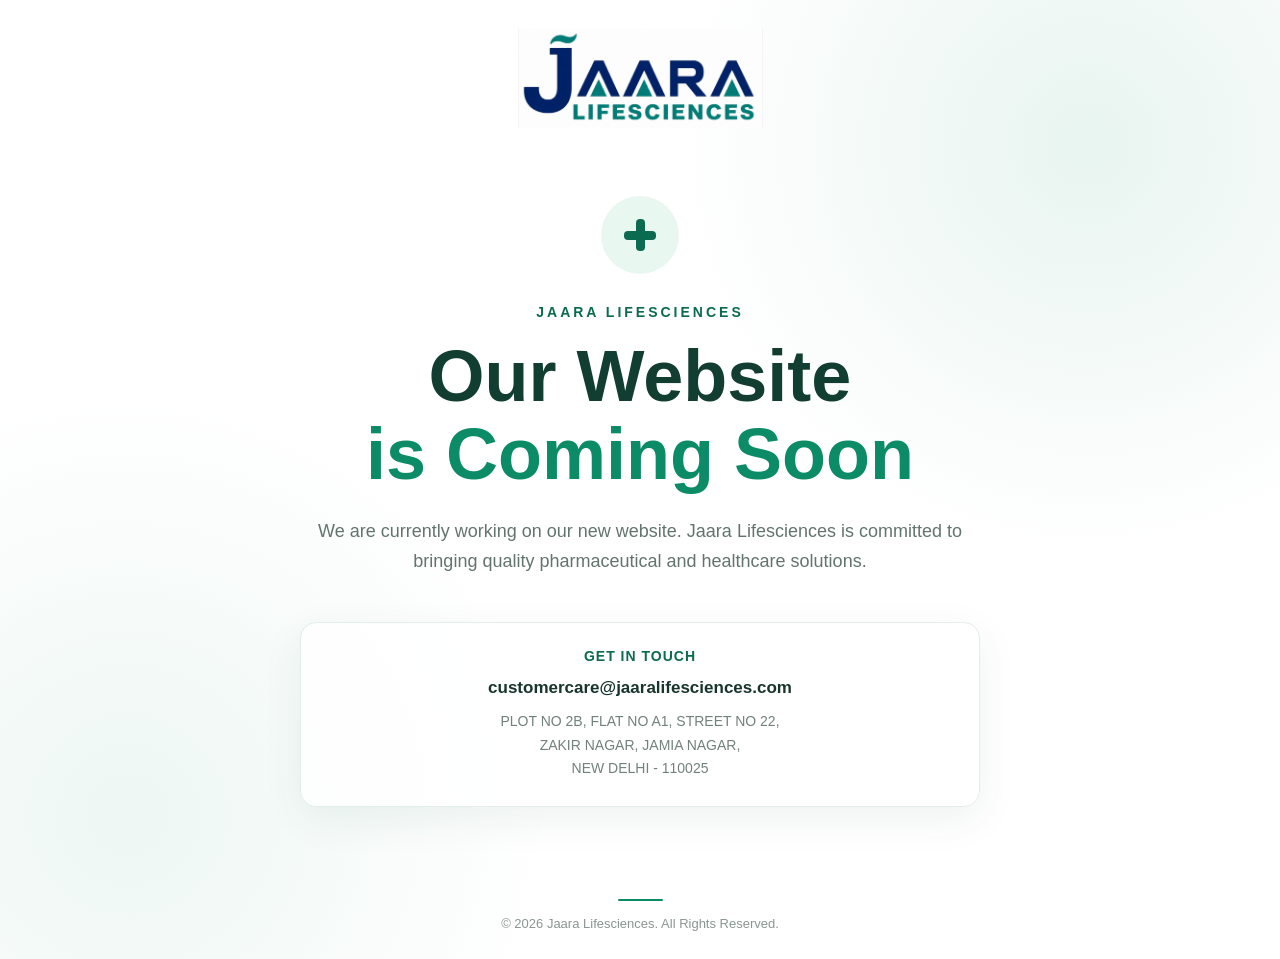
<file: index.html>
<!DOCTYPE html>
<html lang="en">
<head>
    <meta charset="UTF-8">

    <meta name="viewport" content="width=device-width, initial-scale=1.0">

    <title>Jaara Lifesciences | Coming Soon</title>

    <meta name="description"
          content="Jaara Lifesciences - Pharmaceutical and healthcare solutions. Our website is coming soon.">

    <meta name="theme-color" content="#0b6b50">

    <style>
        * {
            margin: 0;
            padding: 0;
            box-sizing: border-box;
        }

        body {
            font-family: Arial, Helvetica, sans-serif;
            min-height: 100vh;
            background:
                radial-gradient(circle at 85% 15%, rgba(28, 150, 112, 0.10), transparent 30%),
                radial-gradient(circle at 10% 85%, rgba(28, 150, 112, 0.08), transparent 30%),
                #ffffff;
            color: #17352d;
            display: flex;
            flex-direction: column;
        }

        /* Header */
        header {
            width: 100%;
            padding: 28px 6%;
            display: flex;
            align-items: center;
            justify-content: center;
        }

        .logo {
            max-width: 245px;
            width: auto;
            height: auto;
            display: block;
        }

        /* Main */
        main {
            flex: 1;
            display: flex;
            align-items: center;
            justify-content: center;
            padding: 40px 20px 70px;
        }

        .container {
            width: 100%;
            max-width: 900px;
            text-align: center;
        }

        /* Decorative icon */
        .medical-icon {
            width: 78px;
            height: 78px;
            margin: 0 auto 30px;
            border-radius: 50%;
            background: #e9f7f1;
            display: flex;
            align-items: center;
            justify-content: center;
            position: relative;
        }

        .medical-icon::before,
        .medical-icon::after {
            content: "";
            position: absolute;
            background: #0b6b50;
            border-radius: 4px;
        }

        .medical-icon::before {
            width: 32px;
            height: 9px;
        }

        .medical-icon::after {
            width: 9px;
            height: 32px;
        }

        .eyebrow {
            color: #0b6b50;
            font-size: 14px;
            font-weight: 700;
            letter-spacing: 3px;
            text-transform: uppercase;
            margin-bottom: 18px;
        }

        h1 {
            font-size: clamp(42px, 7vw, 72px);
            line-height: 1.08;
            font-weight: 700;
            color: #123d31;
            margin-bottom: 22px;
        }

        h1 span {
            color: #0b8b66;
        }

        .description {
            max-width: 650px;
            margin: 0 auto;
            font-size: 18px;
            line-height: 1.7;
            color: #63746e;
        }

        /* Contact card */
        .contact-card {
            margin: 45px auto 0;
            max-width: 680px;
            padding: 25px 30px;
            background: rgba(255, 255, 255, 0.85);
            border: 1px solid #e1eee9;
            border-radius: 16px;
            box-shadow: 0 12px 40px rgba(21, 70, 57, 0.07);
        }

        .contact-title {
            font-size: 14px;
            font-weight: 700;
            color: #0b6b50;
            letter-spacing: 1px;
            text-transform: uppercase;
            margin-bottom: 14px;
        }

        .email {
            color: #17352d;
            text-decoration: none;
            font-size: 17px;
            font-weight: 600;
        }

        .email:hover {
            color: #0b8b66;
        }

        .address {
            margin-top: 12px;
            color: #71817c;
            font-size: 14px;
            line-height: 1.7;
        }

        /* Footer */
        footer {
            padding: 22px 20px 28px;
            text-align: center;
            color: #899691;
            font-size: 13px;
        }

        .footer-line {
            width: 45px;
            height: 2px;
            background: #0b8b66;
            margin: 0 auto 15px;
            border-radius: 2px;
        }

        /* Subtle animation */
        .container {
            animation: fadeUp 0.8s ease-out;
        }

        @keyframes fadeUp {
            from {
                opacity: 0;
                transform: translateY(18px);
            }

            to {
                opacity: 1;
                transform: translateY(0);
            }
        }

        /* Mobile */
        @media (max-width: 600px) {

            header {
                padding: 24px 20px;
            }

            .logo {
                max-width: 200px;
            }

            main {
                padding: 35px 20px 50px;
            }

            .medical-icon {
                width: 68px;
                height: 68px;
                margin-bottom: 25px;
            }

            .eyebrow {
                font-size: 12px;
                letter-spacing: 2px;
            }

            h1 {
                font-size: 42px;
            }

            .description {
                font-size: 16px;
                line-height: 1.6;
            }

            .contact-card {
                margin-top: 35px;
                padding: 22px 18px;
            }

            .email {
                font-size: 15px;
            }

            .address {
                font-size: 13px;
            }
        }
    </style>
</head>

<body>

    <header>
        <!--
            IMPORTANT:
            Put your Jaara Lifesciences logo in the same folder
            and name it: logo.png

            If your logo has another filename, change logo.png below.
        -->
        <img src="assets/jaara-logo-clean.jpg"
             alt="Jaara Lifesciences"
             class="logo">
    </header>


    <main>

        <div class="container">

            <div class="medical-icon"></div>

            <div class="eyebrow">
                Jaara Lifesciences
            </div>

            <h1>
                Our Website<br>
                <span>is Coming Soon</span>
            </h1>

            <p class="description">
                We are currently working on our new website.
                Jaara Lifesciences is committed to bringing
                quality pharmaceutical and healthcare solutions.
            </p>


            <div class="contact-card">

                <div class="contact-title">
                    Get in Touch
                </div>

                <a href="mailto:customercare@jaaralifesciences.com"
                   class="email">
                    customercare@jaaralifesciences.com
                </a>

                <div class="address">
                    PLOT NO 2B, FLAT NO A1, STREET NO 22,<br>
                    ZAKIR NAGAR, JAMIA NAGAR,<br>
                    NEW DELHI - 110025
                </div>

            </div>

        </div>

    </main>


    <footer>

        <div class="footer-line"></div>

        © <span id="year"></span> Jaara Lifesciences.
        All Rights Reserved.

    </footer>


    <script>
        document.getElementById("year").textContent =
            new Date().getFullYear();
    </script>

</body>
</html>
</file>
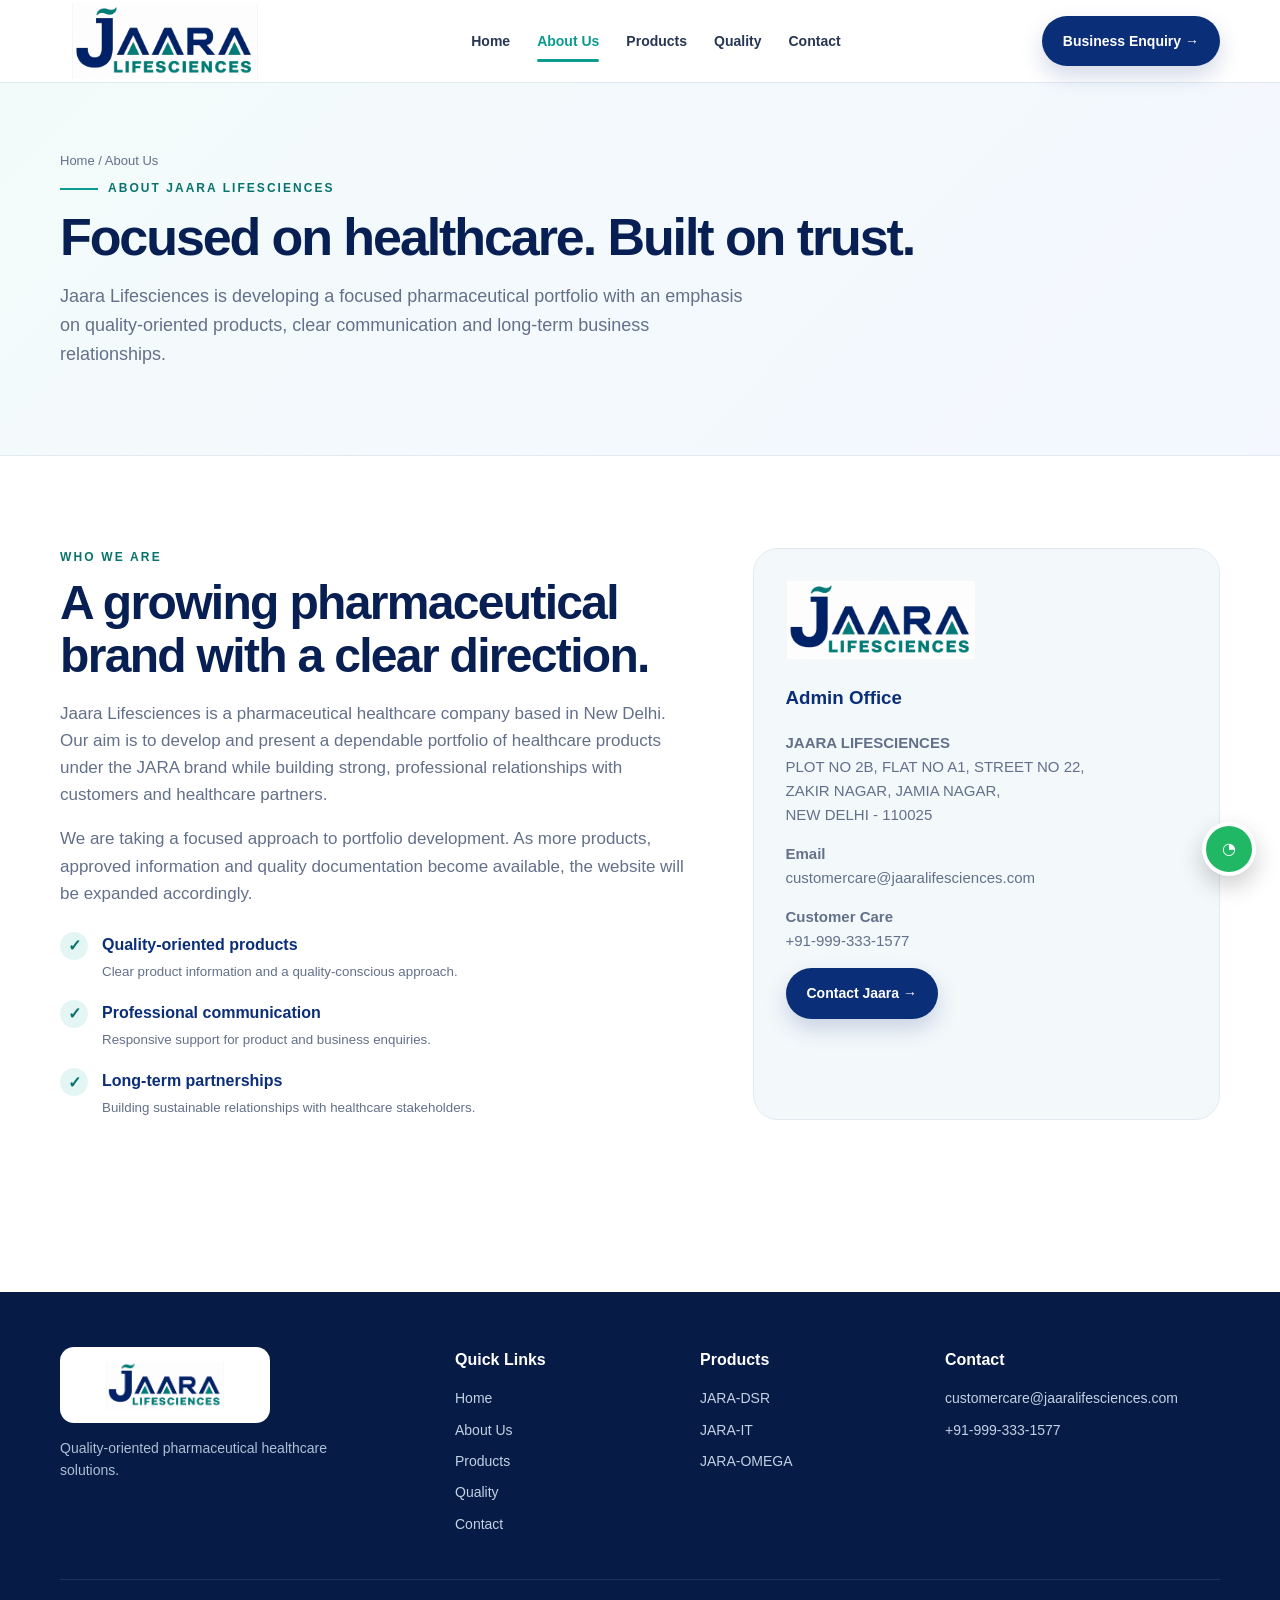
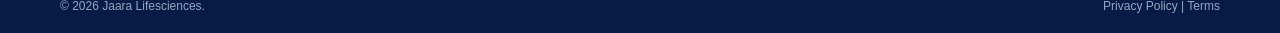
<file: about.html>
<!doctype html><html lang="en"><head><meta charset="utf-8"><meta name="viewport" content="width=device-width,initial-scale=1"><title>About Us | Jaara Lifesciences</title><meta name="description" content="Learn about Jaara Lifesciences and our New Delhi administrative office."><link rel="icon" href="assets/favicon.png"><link rel="stylesheet" href="styles.css"></head><body><header class="header"><div class="container nav"><a class="brand" href="index.html"><img src="assets/jaara-logo-clean.jpg" alt="Jaara Lifesciences"></a><button class="mobile-toggle">☰</button><nav class="navlinks"><a href="index.html">Home</a><a class="active" href="about.html">About Us</a><a href="products.html">Products</a><a href="quality.html">Quality</a><a href="contact.html">Contact</a></nav><a class="btn btn-primary" href="contact.html">Business Enquiry →</a></div></header><main><section class="page-hero"><div class="container"><div class="breadcrumbs">Home / About Us</div><div class="eyebrow">About Jaara Lifesciences</div><h1>Focused on healthcare. Built on trust.</h1><p style="max-width:700px;color:var(--muted);font-size:18px">Jaara Lifesciences is developing a focused pharmaceutical portfolio with an emphasis on quality-oriented products, clear communication and long-term business relationships.</p></div></section><section class="section"><div class="container content-grid"><div><div class="section-kicker">Who We Are</div><h2>A growing pharmaceutical brand with a clear direction.</h2><p style="color:var(--muted);font-size:17px">Jaara Lifesciences is a pharmaceutical healthcare company based in New Delhi. Our aim is to develop and present a dependable portfolio of healthcare products under the JARA brand while building strong, professional relationships with customers and healthcare partners.</p><p style="color:var(--muted);font-size:17px">We are taking a focused approach to portfolio development. As more products, approved information and quality documentation become available, the website will be expanded accordingly.</p><div class="check-list"><div class="check"><span>✓</span><div><b>Quality-oriented products</b><small>Clear product information and a quality-conscious approach.</small></div></div><div class="check"><span>✓</span><div><b>Professional communication</b><small>Responsive support for product and business enquiries.</small></div></div><div class="check"><span>✓</span><div><b>Long-term partnerships</b><small>Building sustainable relationships with healthcare stakeholders.</small></div></div></div></div><aside class="address-card"><img src="assets/jaara-logo-clean.jpg" alt="Jaara Lifesciences" style="width:190px;margin-bottom:24px"><h3>Admin Office</h3><p><strong>JAARA LIFESCIENCES</strong><br>PLOT NO 2B, FLAT NO A1, STREET NO 22,<br>ZAKIR NAGAR, JAMIA NAGAR,<br>NEW DELHI - 110025</p><p><strong>Email</strong><br><a href="mailto:customercare@jaaralifesciences.com">customercare@jaaralifesciences.com</a></p><p><strong>Customer Care</strong><br><a href="tel:+919993331577">+91-999-333-1577</a></p><a class="btn btn-primary" href="contact.html">Contact Jaara →</a></aside></div></section></main><footer><div class="container footer-main"><div><div class="footer-logo"><img src="assets/jaara-logo-clean.jpg" alt="Jaara Lifesciences"></div><p class="footer-text">Quality-oriented pharmaceutical healthcare solutions.</p></div><div><h4>Quick Links</h4><a href="index.html">Home</a><a href="products.html">About Us</a><a href="products.html">Products</a><a href="quality.html">Quality</a><a href="contact.html">Contact</a></div><div><h4>Products</h4><a href="product.html?id=jara-dsr">JARA-DSR</a><a href="product.html?id=jara-it">JARA-IT</a><a href="product.html?id=jara-omega">JARA-OMEGA</a></div><div><h4>Contact</h4><a href="mailto:customercare@jaaralifesciences.com">customercare@jaaralifesciences.com</a><a href="tel:+919993331577">+91-999-333-1577</a></div></div><div class="container footer-bottom"><span>© <span data-year></span> Jaara Lifesciences.</span><span><a href="privacy.html">Privacy Policy</a> | <a href="terms.html">Terms</a></span></div></footer><a class="floating-whatsapp" href="https://wa.me/919993331577" target="_blank" rel="noopener">◔</a><script src="app.js"></script></body></html>
</file>
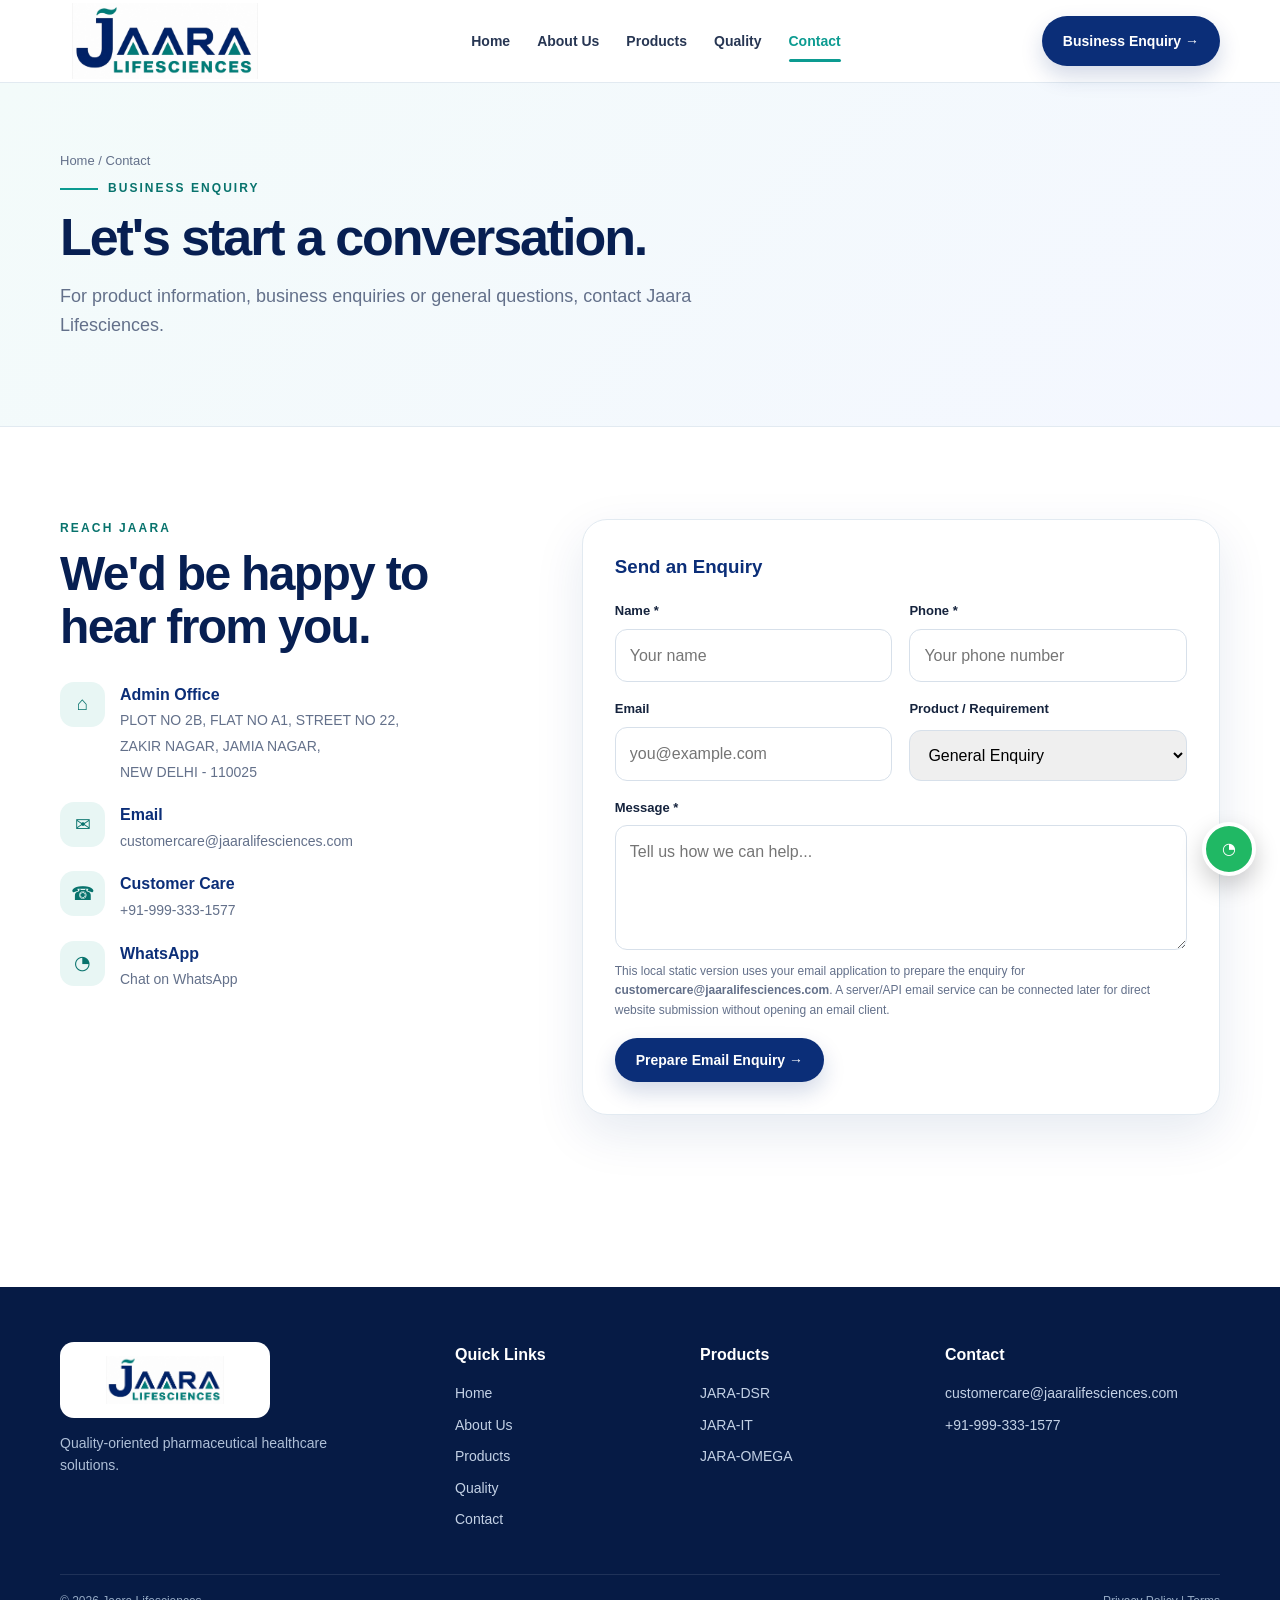
<file: contact.html>
<!doctype html><html lang="en"><head><meta charset="utf-8"><meta name="viewport" content="width=device-width,initial-scale=1"><title>Contact Jaara Lifesciences | Business Enquiry</title><meta name="description" content="Contact Jaara Lifesciences for pharmaceutical product and business enquiries."><link rel="icon" href="assets/favicon.png"><link rel="stylesheet" href="styles.css"></head><body><header class="header"><div class="container nav"><a class="brand" href="index.html"><img src="assets/jaara-logo-clean.jpg" alt="Jaara Lifesciences"></a><button class="mobile-toggle">☰</button><nav class="navlinks"><a href="index.html">Home</a><a href="about.html">About Us</a><a href="products.html">Products</a><a href="quality.html">Quality</a><a class="active" href="contact.html">Contact</a></nav><a class="btn btn-primary" href="contact.html">Business Enquiry →</a></div></header><main><section class="page-hero"><div class="container"><div class="breadcrumbs">Home / Contact</div><div class="eyebrow">Business Enquiry</div><h1>Let's start a conversation.</h1><p style="max-width:720px;color:var(--muted);font-size:18px">For product information, business enquiries or general questions, contact Jaara Lifesciences.</p></div></section><section class="section"><div class="container contact-grid"><div><div class="section-kicker">Reach Jaara</div><h2>We'd be happy to hear from you.</h2><div class="contact-list"><div class="contact-item"><div class="contact-icon">⌂</div><div><b>Admin Office</b><span>PLOT NO 2B, FLAT NO A1, STREET NO 22,<br>ZAKIR NAGAR, JAMIA NAGAR,<br>NEW DELHI - 110025</span></div></div><div class="contact-item"><div class="contact-icon">✉</div><div><b>Email</b><a href="mailto:customercare@jaaralifesciences.com">customercare@jaaralifesciences.com</a></div></div><div class="contact-item"><div class="contact-icon">☎</div><div><b>Customer Care</b><a href="tel:+919993331577">+91-999-333-1577</a></div></div><div class="contact-item"><div class="contact-icon">◔</div><div><b>WhatsApp</b><a href="https://wa.me/919993331577" target="_blank" rel="noopener">Chat on WhatsApp</a></div></div></div></div><div class="form-card"><h3 style="margin-top:0;color:var(--navy)">Send an Enquiry</h3><form id="enquiryForm"><div class="form-grid"><div class="field"><label>Name *</label><input required name="name" placeholder="Your name"></div><div class="field"><label>Phone *</label><input required name="phone" placeholder="Your phone number"></div><div class="field"><label>Email</label><input type="email" name="email" placeholder="you@example.com"></div><div class="field"><label>Product / Requirement</label><select name="product"><option value="General Enquiry">General Enquiry</option><option>JARA-DSR</option><option>JARA-IT</option><option>JARA-OMEGA</option><option>Other Product / Business Requirement</option></select></div><div class="field full"><label>Message *</label><textarea required name="message" placeholder="Tell us how we can help..."></textarea></div></div><p class="form-note">This local static version uses your email application to prepare the enquiry for <strong>customercare@jaaralifesciences.com</strong>. A server/API email service can be connected later for direct website submission without opening an email client.</p><button class="btn btn-primary" type="submit">Prepare Email Enquiry →</button><div class="form-status"></div></form></div></div></section></main><footer><div class="container footer-main"><div><div class="footer-logo"><img src="assets/jaara-logo-clean.jpg" alt="Jaara Lifesciences"></div><p class="footer-text">Quality-oriented pharmaceutical healthcare solutions.</p></div><div><h4>Quick Links</h4><a href="index.html">Home</a><a href="about.html">About Us</a><a href="products.html">Products</a><a href="quality.html">Quality</a><a href="contact.html">Contact</a></div><div><h4>Products</h4><a href="product.html?id=jara-dsr">JARA-DSR</a><a href="product.html?id=jara-it">JARA-IT</a><a href="product.html?id=jara-omega">JARA-OMEGA</a></div><div><h4>Contact</h4><a href="mailto:customercare@jaaralifesciences.com">customercare@jaaralifesciences.com</a><a href="tel:+919993331577">+91-999-333-1577</a></div></div><div class="container footer-bottom"><span>© <span data-year></span> Jaara Lifesciences.</span><span><a href="privacy.html">Privacy Policy</a> | <a href="terms.html">Terms</a></span></div></footer><a class="floating-whatsapp" href="https://wa.me/919993331577" target="_blank" rel="noopener">◔</a><script src="app.js"></script></body></html>
</file>
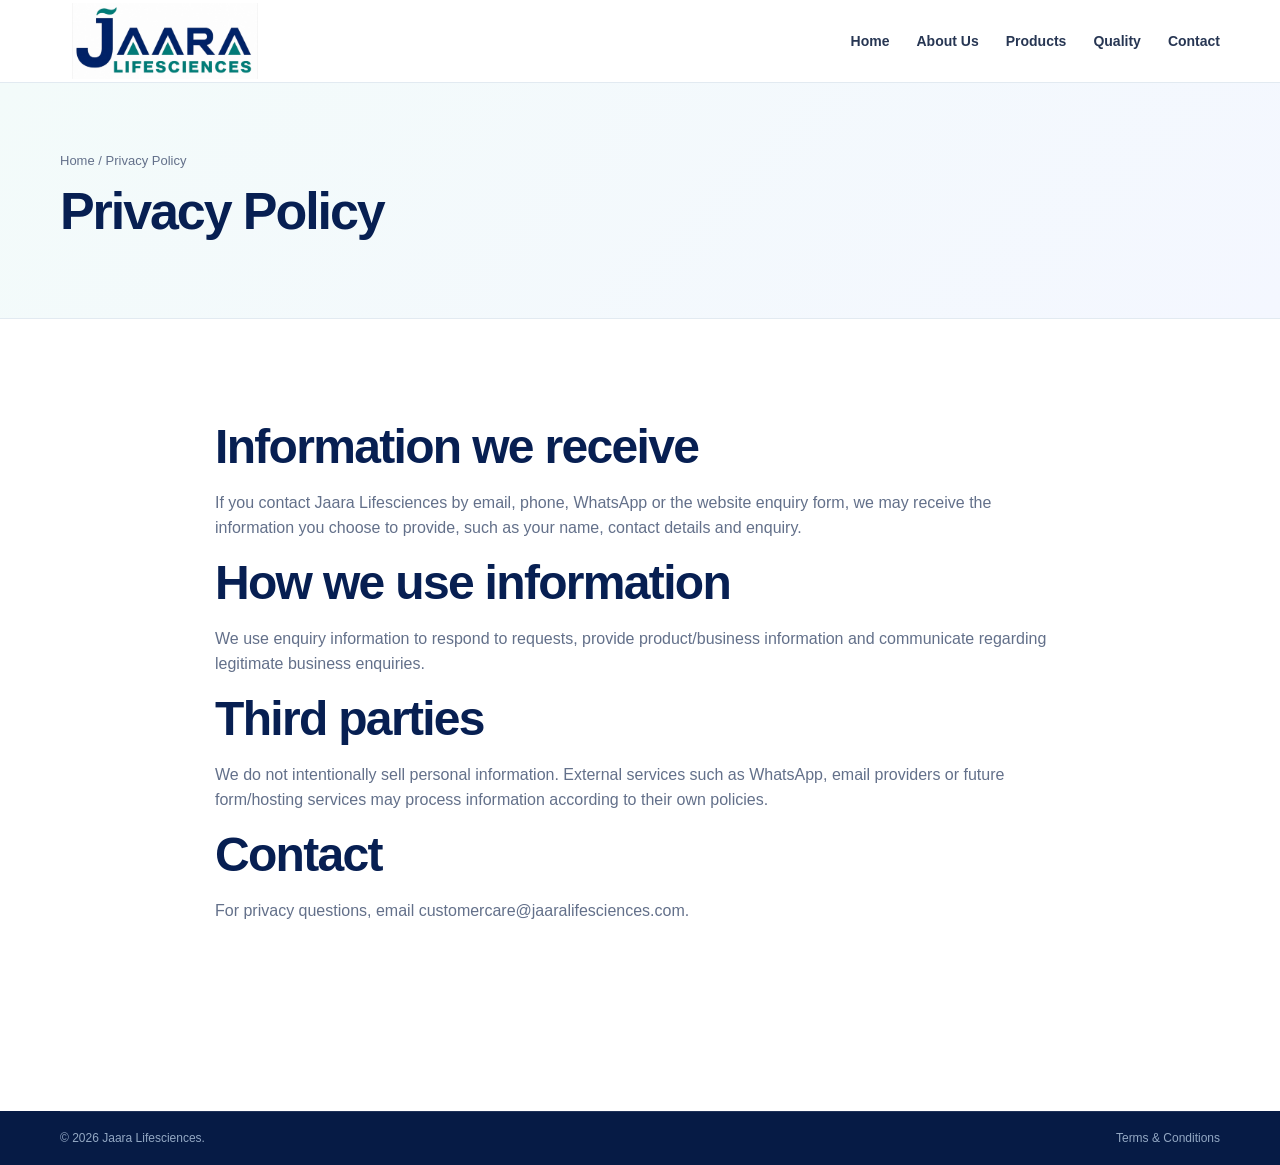
<file: privacy.html>
<!doctype html><html lang="en"><head><meta charset="utf-8"><meta name="viewport" content="width=device-width,initial-scale=1"><title>Privacy Policy | Jaara Lifesciences</title><link rel="icon" href="assets/favicon.png"><link rel="stylesheet" href="styles.css"></head><body><header class="header"><div class="container nav"><a class="brand" href="index.html"><img src="assets/jaara-logo-clean.jpg" alt="Jaara Lifesciences"></a><button class="mobile-toggle">☰</button><nav class="navlinks"><a href="index.html">Home</a><a href="about.html">About Us</a><a href="products.html">Products</a><a href="quality.html">Quality</a><a href="contact.html">Contact</a></nav></div></header><main><section class="page-hero"><div class="container"><div class="breadcrumbs">Home / Privacy Policy</div><h1>Privacy Policy</h1></div></section><section class="section"><div class="container" style="max-width:850px"><h2>Information we receive</h2><p style="color:var(--muted)">If you contact Jaara Lifesciences by email, phone, WhatsApp or the website enquiry form, we may receive the information you choose to provide, such as your name, contact details and enquiry.</p><h2>How we use information</h2><p style="color:var(--muted)">We use enquiry information to respond to requests, provide product/business information and communicate regarding legitimate business enquiries.</p><h2>Third parties</h2><p style="color:var(--muted)">We do not intentionally sell personal information. External services such as WhatsApp, email providers or future form/hosting services may process information according to their own policies.</p><h2>Contact</h2><p style="color:var(--muted)">For privacy questions, email <a href="mailto:customercare@jaaralifesciences.com">customercare@jaaralifesciences.com</a>.</p></div></section></main><footer><div class="container footer-bottom"><span>© <span data-year></span> Jaara Lifesciences.</span><span><a href="terms.html">Terms & Conditions</a></span></div></footer><script src="app.js"></script></body></html>
</file>
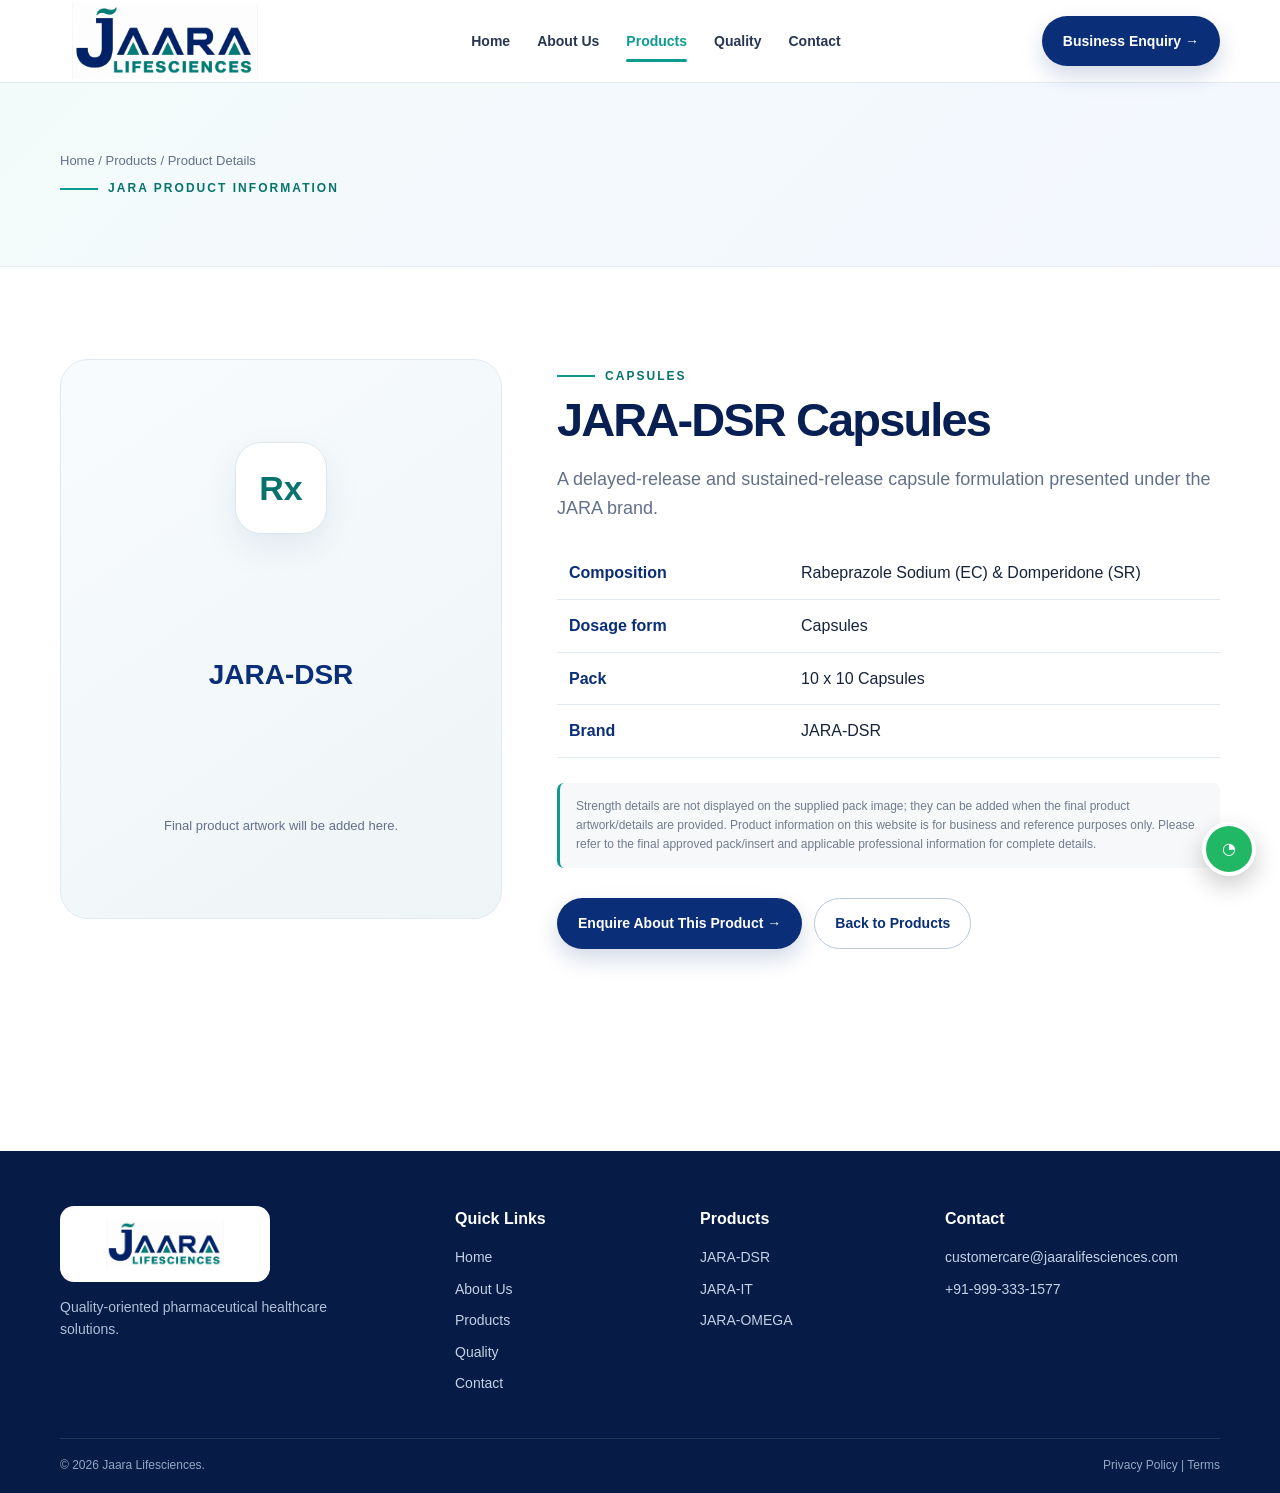
<file: product.html>
<!doctype html><html lang="en"><head><meta charset="utf-8"><meta name="viewport" content="width=device-width,initial-scale=1"><title>Product | Jaara Lifesciences</title><meta name="description" content="Jaara Lifesciences product details."><link rel="icon" href="assets/favicon.png"><link rel="stylesheet" href="styles.css"></head><body><header class="header"><div class="container nav"><a class="brand" href="index.html"><img src="assets/jaara-logo-clean.jpg" alt="Jaara Lifesciences"></a><button class="mobile-toggle">☰</button><nav class="navlinks"><a href="index.html">Home</a><a href="about.html">About Us</a><a class="active" href="products.html">Products</a><a href="quality.html">Quality</a><a href="contact.html">Contact</a></nav><a class="btn btn-primary" href="contact.html">Business Enquiry →</a></div></header><main><section class="page-hero"><div class="container"><div class="breadcrumbs">Home / Products / Product Details</div><div class="eyebrow">JARA Product Information</div></div></section><section class="section"><div class="container" data-product-detail></div></section></main><footer><div class="container footer-main"><div><div class="footer-logo"><img src="assets/jaara-logo-clean.jpg" alt="Jaara Lifesciences"></div><p class="footer-text">Quality-oriented pharmaceutical healthcare solutions.</p></div><div><h4>Quick Links</h4><a href="index.html">Home</a><a href="about.html">About Us</a><a href="products.html">Products</a><a href="quality.html">Quality</a><a href="contact.html">Contact</a></div><div><h4>Products</h4><a href="product.html?id=jara-dsr">JARA-DSR</a><a href="product.html?id=jara-it">JARA-IT</a><a href="product.html?id=jara-omega">JARA-OMEGA</a></div><div><h4>Contact</h4><a href="mailto:customercare@jaaralifesciences.com">customercare@jaaralifesciences.com</a><a href="tel:+919993331577">+91-999-333-1577</a></div></div><div class="container footer-bottom"><span>© <span data-year></span> Jaara Lifesciences.</span><span><a href="privacy.html">Privacy Policy</a> | <a href="terms.html">Terms</a></span></div></footer><a class="floating-whatsapp" href="https://wa.me/919993331577" target="_blank" rel="noopener">◔</a><script src="app.js"></script></body></html>
</file>
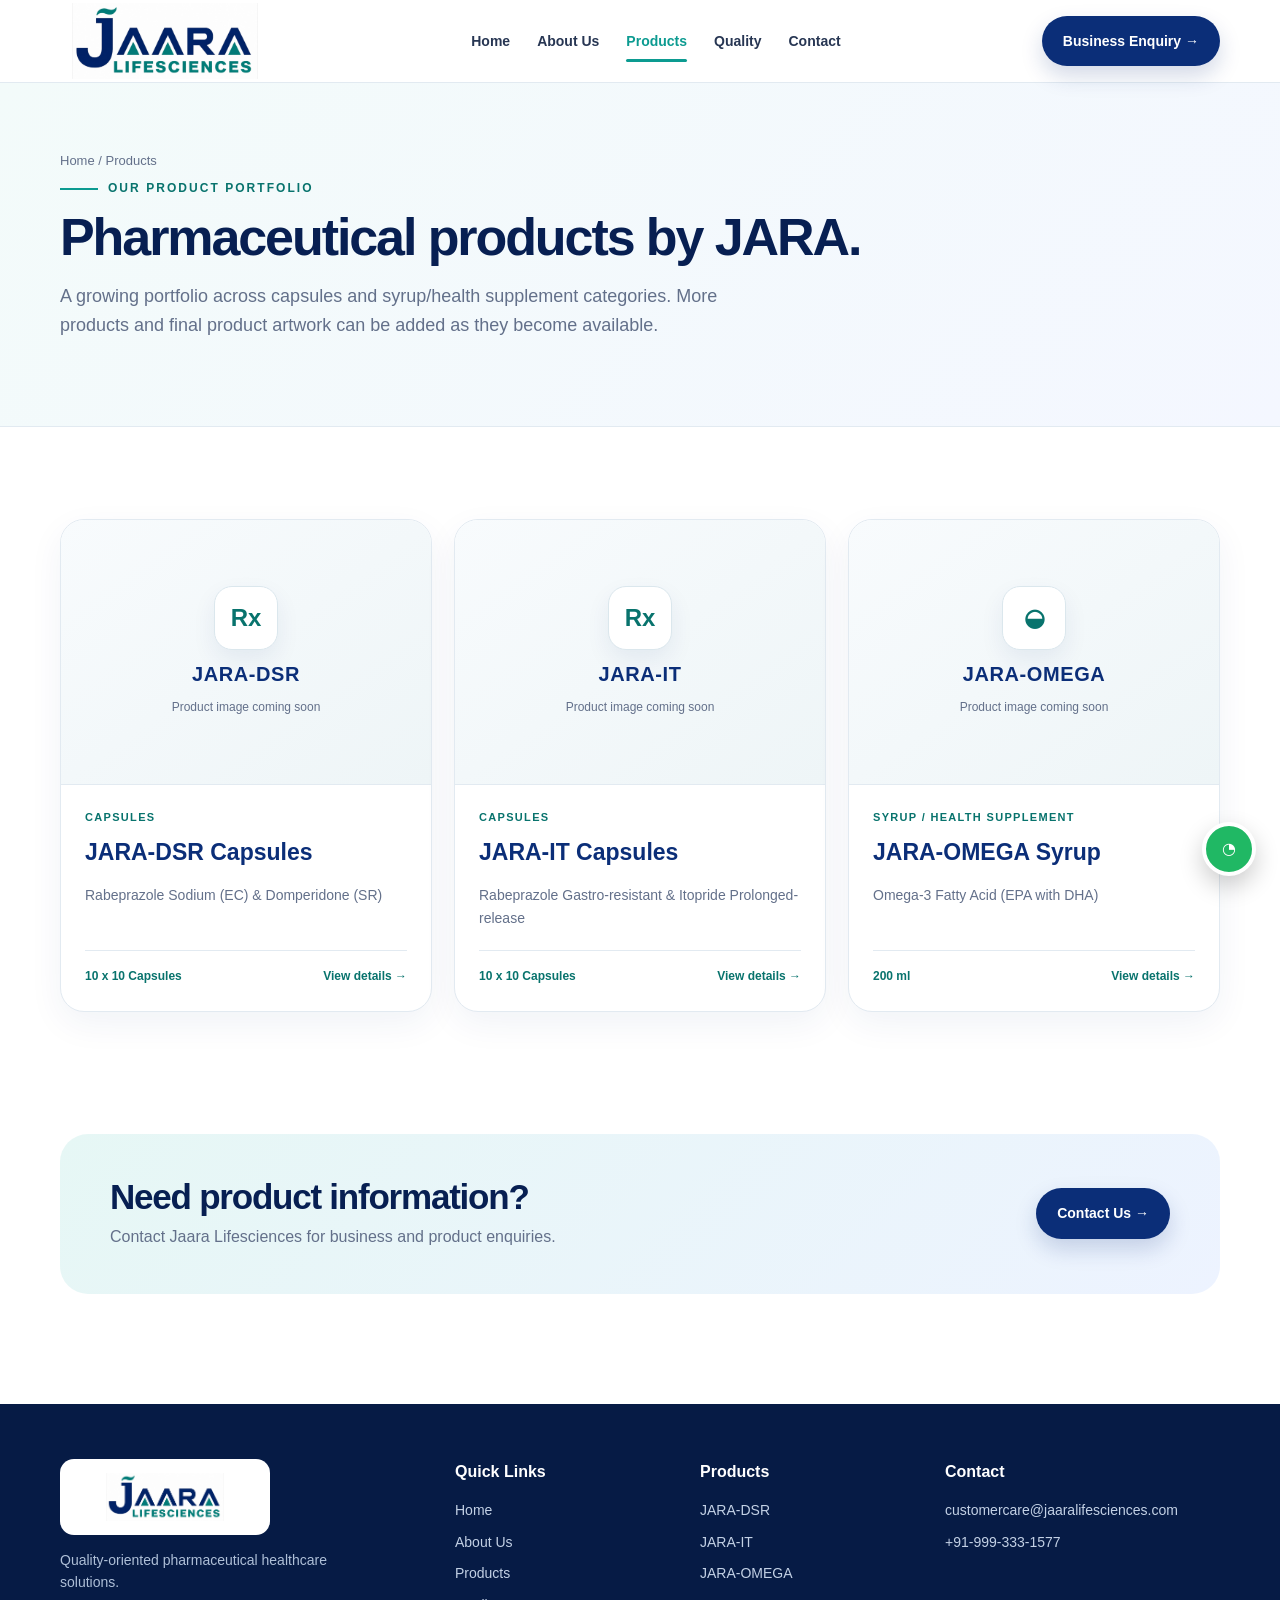
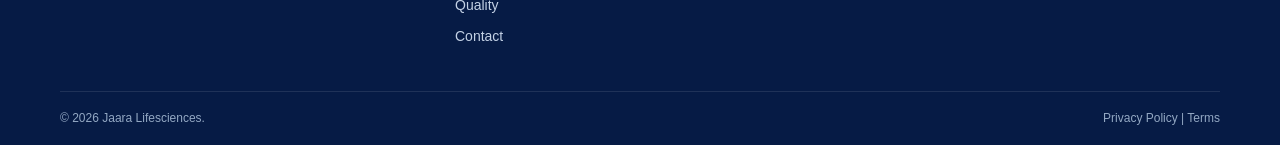
<file: products.html>
<!doctype html><html lang="en"><head><meta charset="utf-8"><meta name="viewport" content="width=device-width,initial-scale=1"><title>Products | Jaara Lifesciences</title><meta name="description" content="Explore Jaara Lifesciences pharmaceutical products including JARA-DSR, JARA-IT and JARA-OMEGA."><link rel="icon" href="assets/favicon.png"><link rel="stylesheet" href="styles.css"></head><body><header class="header"><div class="container nav"><a class="brand" href="index.html"><img src="assets/jaara-logo-clean.jpg" alt="Jaara Lifesciences"></a><button class="mobile-toggle">☰</button><nav class="navlinks"><a href="index.html">Home</a><a href="about.html">About Us</a><a class="active" href="products.html">Products</a><a href="quality.html">Quality</a><a href="contact.html">Contact</a></nav><a class="btn btn-primary" href="contact.html">Business Enquiry →</a></div></header><main><section class="page-hero"><div class="container"><div class="breadcrumbs">Home / Products</div><div class="eyebrow">Our Product Portfolio</div><h1>Pharmaceutical products by JARA.</h1><p style="max-width:720px;color:var(--muted);font-size:18px">A growing portfolio across capsules and syrup/health supplement categories. More products and final product artwork can be added as they become available.</p></div></section><section class="section"><div class="container"><div class="products-grid" data-products></div></div></section><section class="cta"><div class="container"><div class="cta-inner"><div><h2>Need product information?</h2><p>Contact Jaara Lifesciences for business and product enquiries.</p></div><a class="btn btn-primary" href="contact.html">Contact Us →</a></div></div></section></main><footer><div class="container footer-main"><div><div class="footer-logo"><img src="assets/jaara-logo-clean.jpg" alt="Jaara Lifesciences"></div><p class="footer-text">Quality-oriented pharmaceutical healthcare solutions.</p></div><div><h4>Quick Links</h4><a href="index.html">Home</a><a href="about.html">About Us</a><a href="products.html">Products</a><a href="quality.html">Quality</a><a href="contact.html">Contact</a></div><div><h4>Products</h4><a href="product.html?id=jara-dsr">JARA-DSR</a><a href="product.html?id=jara-it">JARA-IT</a><a href="product.html?id=jara-omega">JARA-OMEGA</a></div><div><h4>Contact</h4><a href="mailto:customercare@jaaralifesciences.com">customercare@jaaralifesciences.com</a><a href="tel:+919993331577">+91-999-333-1577</a></div></div><div class="container footer-bottom"><span>© <span data-year></span> Jaara Lifesciences.</span><span><a href="privacy.html">Privacy Policy</a> | <a href="terms.html">Terms</a></span></div></footer><a class="floating-whatsapp" href="https://wa.me/919993331577" target="_blank" rel="noopener">◔</a><script src="app.js"></script></body></html>
</file>
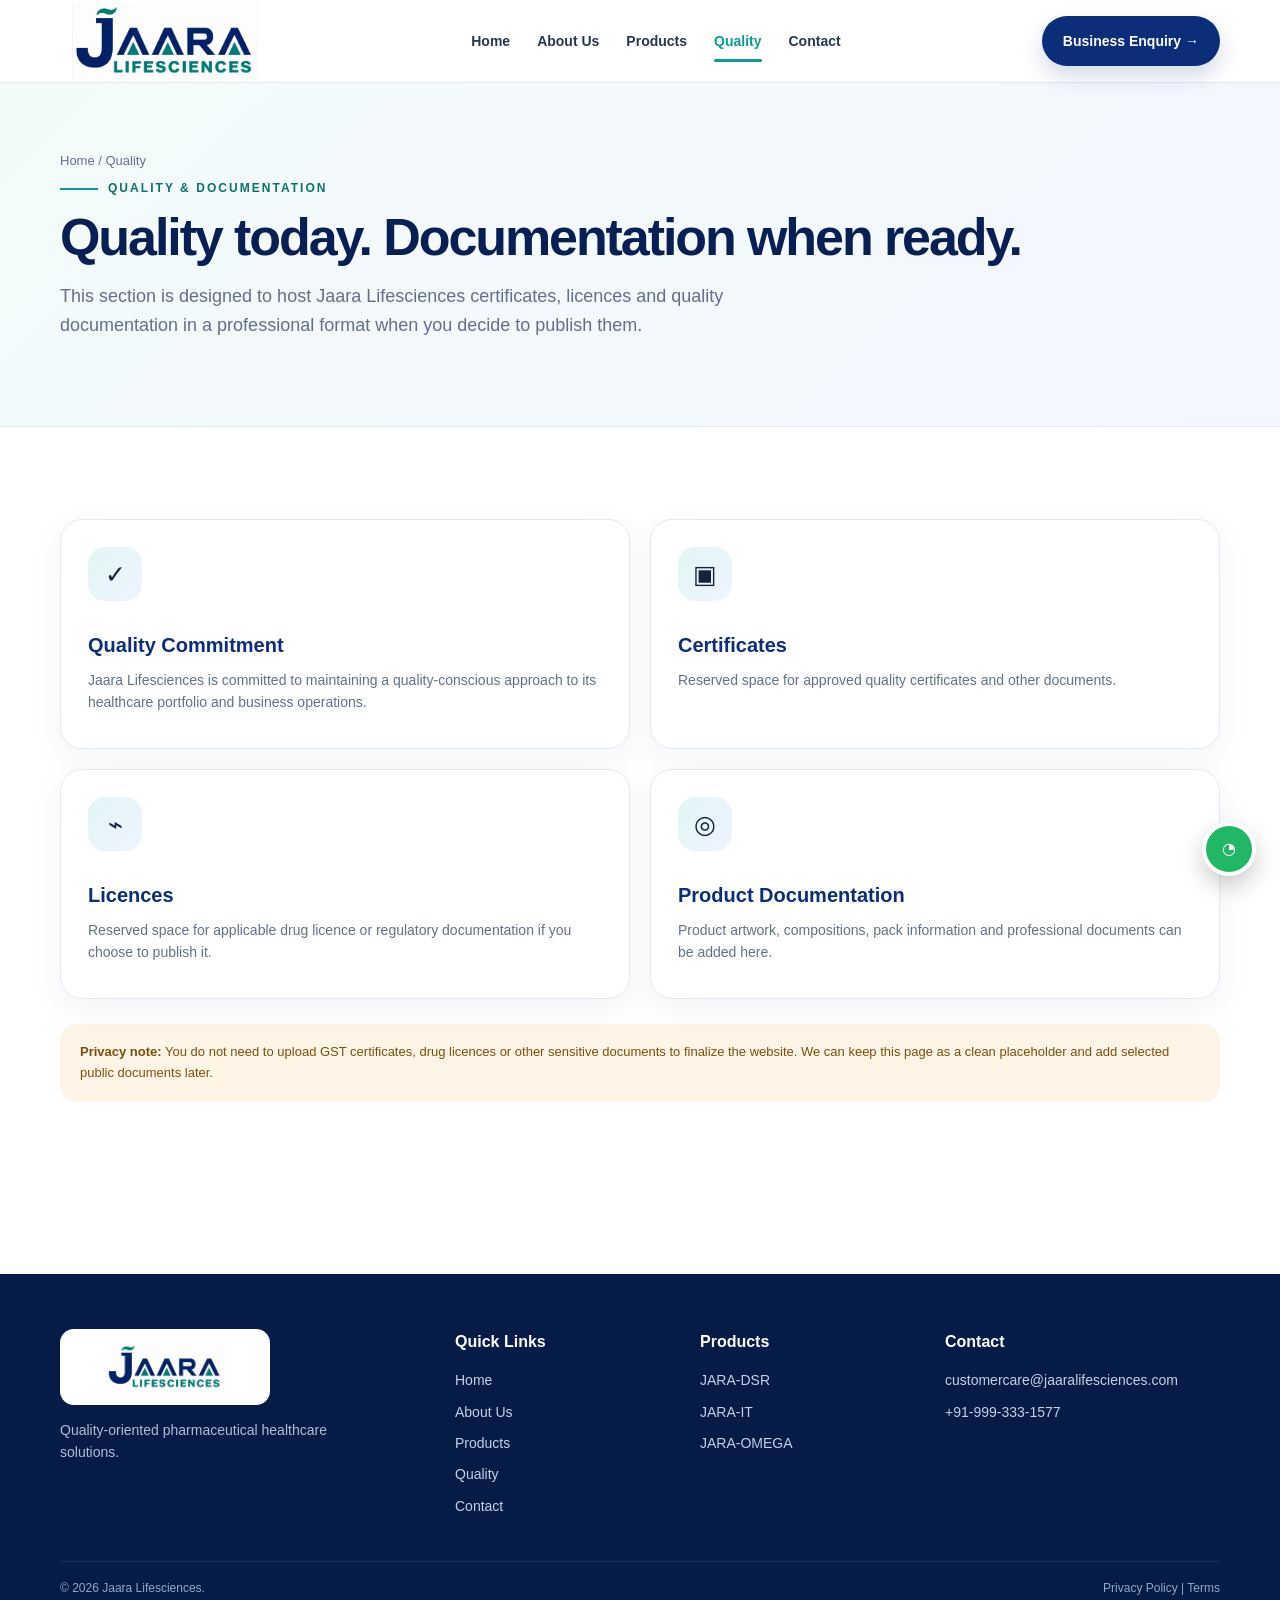
<file: quality.html>
<!doctype html><html lang="en"><head><meta charset="utf-8"><meta name="viewport" content="width=device-width,initial-scale=1"><title>Quality & Certificates | Jaara Lifesciences</title><meta name="description" content="Quality and certificates section of Jaara Lifesciences."><link rel="icon" href="assets/favicon.png"><link rel="stylesheet" href="styles.css"></head><body><header class="header"><div class="container nav"><a class="brand" href="index.html"><img src="assets/jaara-logo-clean.jpg" alt="Jaara Lifesciences"></a><button class="mobile-toggle">☰</button><nav class="navlinks"><a href="index.html">Home</a><a href="about.html">About Us</a><a href="products.html">Products</a><a class="active" href="quality.html">Quality</a><a href="contact.html">Contact</a></nav><a class="btn btn-primary" href="contact.html">Business Enquiry →</a></div></header><main><section class="page-hero"><div class="container"><div class="breadcrumbs">Home / Quality</div><div class="eyebrow">Quality & Documentation</div><h1>Quality today. Documentation when ready.</h1><p style="max-width:750px;color:var(--muted);font-size:18px">This section is designed to host Jaara Lifesciences certificates, licences and quality documentation in a professional format when you decide to publish them.</p></div></section><section class="section"><div class="container"><div class="quality-grid"><div class="category"><div class="category-icon">✓</div><h3>Quality Commitment</h3><p>Jaara Lifesciences is committed to maintaining a quality-conscious approach to its healthcare portfolio and business operations.</p></div><div class="category"><div class="category-icon">▣</div><h3>Certificates</h3><p>Reserved space for approved quality certificates and other documents.</p></div><div class="category"><div class="category-icon">⌁</div><h3>Licences</h3><p>Reserved space for applicable drug licence or regulatory documentation if you choose to publish it.</p></div><div class="category"><div class="category-icon">◎</div><h3>Product Documentation</h3><p>Product artwork, compositions, pack information and professional documents can be added here.</p></div></div><div class="notice" style="margin-top:25px"><strong>Privacy note:</strong> You do not need to upload GST certificates, drug licences or other sensitive documents to finalize the website. We can keep this page as a clean placeholder and add selected public documents later.</div></div></section></main><footer><div class="container footer-main"><div><div class="footer-logo"><img src="assets/jaara-logo-clean.jpg" alt="Jaara Lifesciences"></div><p class="footer-text">Quality-oriented pharmaceutical healthcare solutions.</p></div><div><h4>Quick Links</h4><a href="index.html">Home</a><a href="about.html">About Us</a><a href="products.html">Products</a><a href="quality.html">Quality</a><a href="contact.html">Contact</a></div><div><h4>Products</h4><a href="product.html?id=jara-dsr">JARA-DSR</a><a href="product.html?id=jara-it">JARA-IT</a><a href="product.html?id=jara-omega">JARA-OMEGA</a></div><div><h4>Contact</h4><a href="mailto:customercare@jaaralifesciences.com">customercare@jaaralifesciences.com</a><a href="tel:+919993331577">+91-999-333-1577</a></div></div><div class="container footer-bottom"><span>© <span data-year></span> Jaara Lifesciences.</span><span><a href="privacy.html">Privacy Policy</a> | <a href="terms.html">Terms</a></span></div></footer><a class="floating-whatsapp" href="https://wa.me/919993331577" target="_blank" rel="noopener">◔</a><script src="app.js"></script></body></html>
</file>
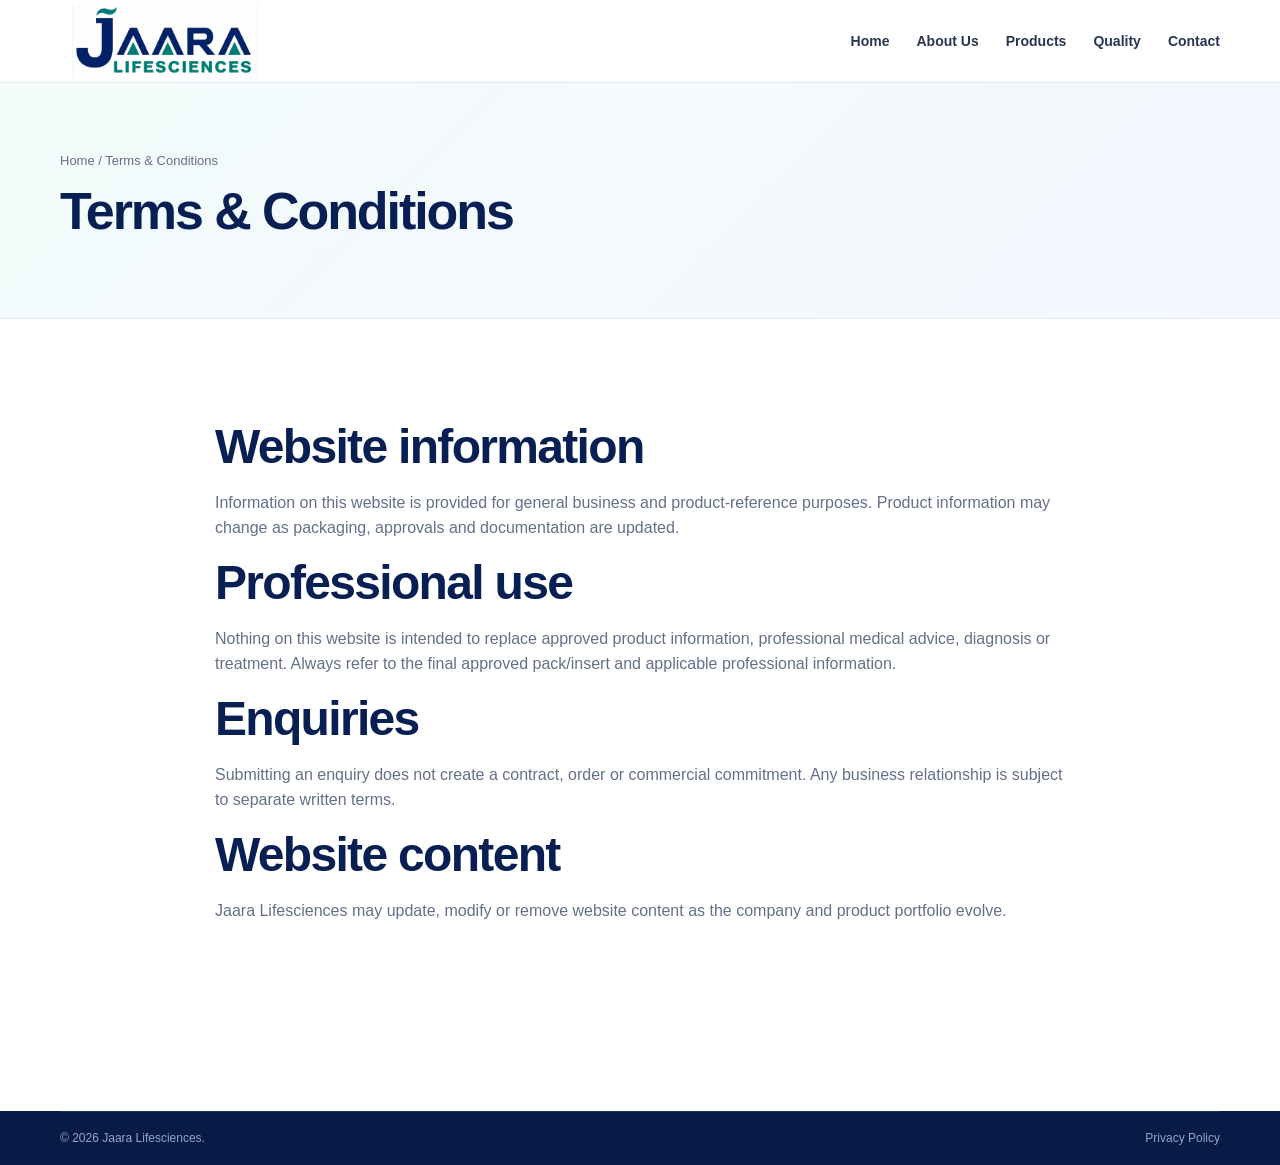
<file: terms.html>
<!doctype html><html lang="en"><head><meta charset="utf-8"><meta name="viewport" content="width=device-width,initial-scale=1"><title>Terms & Conditions | Jaara Lifesciences</title><link rel="icon" href="assets/favicon.png"><link rel="stylesheet" href="styles.css"></head><body><header class="header"><div class="container nav"><a class="brand" href="index.html"><img src="assets/jaara-logo-clean.jpg" alt="Jaara Lifesciences"></a><button class="mobile-toggle">☰</button><nav class="navlinks"><a href="index.html">Home</a><a href="about.html">About Us</a><a href="products.html">Products</a><a href="quality.html">Quality</a><a href="contact.html">Contact</a></nav></div></header><main><section class="page-hero"><div class="container"><div class="breadcrumbs">Home / Terms & Conditions</div><h1>Terms & Conditions</h1></div></section><section class="section"><div class="container" style="max-width:850px"><h2>Website information</h2><p style="color:var(--muted)">Information on this website is provided for general business and product-reference purposes. Product information may change as packaging, approvals and documentation are updated.</p><h2>Professional use</h2><p style="color:var(--muted)">Nothing on this website is intended to replace approved product information, professional medical advice, diagnosis or treatment. Always refer to the final approved pack/insert and applicable professional information.</p><h2>Enquiries</h2><p style="color:var(--muted)">Submitting an enquiry does not create a contract, order or commercial commitment. Any business relationship is subject to separate written terms.</p><h2>Website content</h2><p style="color:var(--muted)">Jaara Lifesciences may update, modify or remove website content as the company and product portfolio evolve.</p></div></section></main><footer><div class="container footer-bottom"><span>© <span data-year></span> Jaara Lifesciences.</span><span><a href="privacy.html">Privacy Policy</a></span></div></footer><script src="app.js"></script></body></html>
</file>
<file: styles.css>
:root{--navy:#0b2e78;--navy2:#071f52;--teal:#0c9b91;--teal2:#08736d;--ink:#15233d;--muted:#63708a;--pale:#f3f8fb;--line:#e2eaf1;--white:#fff;--shadow:0 18px 50px rgba(11,46,120,.10);--radius:22px}
*{box-sizing:border-box}html{scroll-behavior:smooth}body{margin:0;font-family:Inter,Segoe UI,Arial,sans-serif;color:var(--ink);background:#fff;line-height:1.6}a{text-decoration:none;color:inherit}img{max-width:100%;display:block}.container{width:min(1160px,92%);margin:auto}.topbar{background:var(--navy2);color:#fff;font-size:13px}.topbar .container{display:flex;justify-content:space-between;gap:20px;padding:8px 0}.header{position:sticky;top:0;z-index:50;background:rgba(255,255,255,.96);backdrop-filter:blur(12px);border-bottom:1px solid var(--line)}.nav{height:82px;display:flex;align-items:center;justify-content:space-between;gap:30px}.brand{width:220px;height:64px;display:flex;align-items:center;flex:0 0 auto}.brand img{width:220px;height:64px;object-fit:contain;object-position:center}.navlinks{display:flex;align-items:center;gap:27px;font-size:14px;font-weight:700;color:#273653}.navlinks a{padding:29px 0;position:relative}.navlinks a.active,.navlinks a:hover{color:var(--teal)}.navlinks a.active:after{content:"";position:absolute;left:0;right:0;bottom:19px;height:3px;border-radius:5px;background:var(--teal)}.btn{display:inline-flex;align-items:center;justify-content:center;gap:8px;padding:13px 20px;border-radius:999px;font-weight:800;font-size:14px;border:1px solid transparent;cursor:pointer;transition:.2s}.btn-primary{background:var(--navy);color:#fff;box-shadow:0 10px 22px rgba(11,46,120,.18)}.btn-primary:hover{transform:translateY(-2px);background:#08255f}.btn-teal{background:var(--teal);color:#fff}.btn-outline{border-color:#b9c9da;background:#fff;color:var(--navy)}.btn-outline:hover{border-color:var(--teal);color:var(--teal)}.mobile-toggle{display:none;border:0;background:none;font-size:28px;color:var(--navy)}
.hero{position:relative;overflow:hidden;background:linear-gradient(135deg,#f5fbfc 0%,#fff 48%,#f1f6ff 100%);padding:76px 0 55px}.hero:before{content:"";position:absolute;width:480px;height:480px;border-radius:50%;background:rgba(12,155,145,.08);right:-150px;top:-190px}.hero-grid{display:grid;grid-template-columns:1.02fr .98fr;align-items:center;gap:60px;position:relative}.eyebrow{display:inline-flex;align-items:center;gap:10px;color:var(--teal2);font-size:12px;font-weight:900;letter-spacing:.17em;text-transform:uppercase}.eyebrow:before{content:"";width:38px;height:2px;background:var(--teal)}h1{font-size:clamp(42px,5vw,68px);line-height:1.04;margin:17px 0 20px;letter-spacing:-.04em;color:var(--navy2)}h1 span{color:var(--teal)}.hero-copy p{font-size:18px;color:var(--muted);max-width:620px}.hero-actions{display:flex;gap:12px;flex-wrap:wrap;margin:30px 0}.hero-points{display:flex;gap:22px;flex-wrap:wrap;margin-top:28px}.hero-point{display:flex;align-items:center;gap:10px;font-size:13px;font-weight:800}.point-icon{width:37px;height:37px;border-radius:12px;background:#e5f6f3;color:var(--teal2);display:grid;place-items:center;font-size:18px}.hero-visual{position:relative;min-height:480px}.hero-panel{position:absolute;inset:20px 0 0 45px;border-radius:34px;background:linear-gradient(160deg,#0b2e78,#0c8f88);overflow:hidden;box-shadow:var(--shadow)}.hero-panel:after{content:"";position:absolute;width:330px;height:330px;border:1px solid rgba(255,255,255,.16);border-radius:50%;right:-100px;bottom:-90px}.hero-logo-card{position:absolute;left:-5px;top:10px;width:230px;padding:20px;background:#fff;border-radius:20px;box-shadow:0 20px 50px rgba(11,46,120,.22);z-index:3}.hero-logo-card img{width:100%}.pack.one{width:150px;height:250px;right:90px;top:10px;transform:rotate(-7deg)}.pack.two{width:175px;height:112px;right:-3px;top:92px;transform:rotate(6deg)}.pack.three{width:165px;height:105px;right:45px;bottom:0;transform:rotate(-2deg)}.hero-badge{position:absolute;left:12px;bottom:25px;background:#fff;color:var(--navy);padding:15px 17px;border-radius:16px;z-index:4;box-shadow:var(--shadow);font-weight:900}.hero-badge small{display:block;color:var(--muted);font-weight:700;margin-top:2px}
.section{padding:92px 0}.section.pale{background:var(--pale)}.section-head{display:flex;justify-content:space-between;align-items:end;gap:35px;margin-bottom:38px}.section-kicker{font-size:12px;font-weight:900;letter-spacing:.18em;text-transform:uppercase;color:var(--teal2)}h2{font-size:clamp(32px,4vw,48px);line-height:1.1;letter-spacing:-.035em;color:var(--navy2);margin:10px 0}.section-head p{max-width:530px;color:var(--muted);margin:0}.grid-4{display:grid;grid-template-columns:repeat(4,1fr);gap:18px}.category{background:#fff;border:1px solid var(--line);border-radius:22px;padding:27px;min-height:230px;box-shadow:0 10px 35px rgba(11,46,120,.05);transition:.25s}.category:hover{transform:translateY(-5px);box-shadow:var(--shadow)}.category-icon{width:54px;height:54px;border-radius:17px;background:linear-gradient(135deg,#e2f6f3,#eef3ff);display:grid;place-items:center;font-size:25px;margin-bottom:28px}.category h3{margin:0 0 8px;color:var(--navy);font-size:20px}.category p{margin:0;color:var(--muted);font-size:14px}.category .arrow{display:inline-block;margin-top:20px;color:var(--teal);font-weight:900}
.about-grid{display:grid;grid-template-columns:1fr 1fr;gap:65px;align-items:center}.about-card{border-radius:30px;background:linear-gradient(145deg,#0b2e78,#087b75);min-height:420px;padding:42px;color:#fff;position:relative;overflow:hidden}.about-card:before{content:"";position:absolute;width:340px;height:340px;border-radius:50%;border:1px solid rgba(255,255,255,.2);right:-120px;top:-80px}.about-card .mini-logo{background:#fff;border-radius:18px;padding:18px;width:210px;position:relative}.about-card .mini-logo img{width:100%}.about-card h3{font-size:32px;line-height:1.15;max-width:430px;margin:75px 0 12px;position:relative}.about-card p{opacity:.88;max-width:460px;position:relative}.check-list{display:grid;gap:17px;margin-top:25px}.check{display:flex;gap:14px;align-items:flex-start}.check span:first-child{width:28px;height:28px;border-radius:50%;background:#e4f6f3;color:var(--teal2);display:grid;place-items:center;font-weight:900;flex:0 0 auto}.check b{display:block;color:var(--navy)}.check small{color:var(--muted)}
.products-grid{display:grid;grid-template-columns:repeat(3,1fr);gap:22px}.product-card{border:1px solid var(--line);border-radius:24px;overflow:hidden;background:#fff;box-shadow:0 12px 35px rgba(11,46,120,.06);transition:.25s}.product-card:hover{transform:translateY(-5px);box-shadow:var(--shadow)}.product-image{height:265px;background:#f7fafc;display:grid;place-items:center;padding:16px}.product-image img{max-height:100%;max-width:100%;object-fit:contain}.product-body{padding:24px}.product-body .tag{font-size:11px;letter-spacing:.12em;font-weight:900;text-transform:uppercase;color:var(--teal2)}.product-body h3{margin:7px 0 8px;color:var(--navy);font-size:23px}.product-body p{font-size:14px;color:var(--muted);min-height:48px}.product-meta{display:flex;justify-content:space-between;gap:10px;border-top:1px solid var(--line);padding-top:16px;margin-top:18px;font-size:12px;font-weight:800;color:#53627b}.product-meta a{color:var(--teal2)}
.quality{background:linear-gradient(135deg,#071f52,#0b2e78);color:#fff}.quality h2{color:#fff}.quality p{color:rgba(255,255,255,.72)}.quality-grid{display:grid;grid-template-columns:1fr 1fr;gap:20px}.quality-box{border:1px solid rgba(255,255,255,.13);border-radius:22px;padding:28px;background:rgba(255,255,255,.05)}.quality-box .qicon{font-size:27px;margin-bottom:20px}.quality-box h3{margin:0 0 7px}.quality-box p{margin:0;font-size:14px}.notice{margin-top:30px;padding:18px 20px;border-radius:16px;background:#fff5e6;color:#79500c;font-size:13px}
.cta{padding:30px 0}.cta-inner{border-radius:28px;background:linear-gradient(135deg,#e6f7f5,#edf3ff);padding:44px 50px;display:flex;justify-content:space-between;align-items:center;gap:30px}.cta h2{font-size:35px;margin:0 0 8px}.cta p{margin:0;color:var(--muted)}
.contact-grid{display:grid;grid-template-columns:.85fr 1.15fr;gap:50px}.contact-list{display:grid;gap:18px;margin-top:28px}.contact-item{display:flex;gap:15px}.contact-icon{width:45px;height:45px;border-radius:14px;background:#e8f6f4;color:var(--teal2);display:grid;place-items:center;font-size:19px;flex:0 0 auto}.contact-item b{display:block;color:var(--navy)}.contact-item span,.contact-item a{color:var(--muted);font-size:14px}.form-card{border:1px solid var(--line);border-radius:25px;padding:32px;background:#fff;box-shadow:var(--shadow)}.form-grid{display:grid;grid-template-columns:1fr 1fr;gap:17px}.field{display:grid;gap:7px}.field.full{grid-column:1/-1}.field label{font-size:13px;font-weight:800}.field input,.field textarea,.field select{width:100%;border:1px solid #d7e0ea;border-radius:12px;padding:13px 14px;font:inherit;outline:none}.field input:focus,.field textarea:focus,.field select:focus{border-color:var(--teal);box-shadow:0 0 0 4px rgba(12,155,145,.08)}.field textarea{min-height:125px;resize:vertical}.form-note{font-size:12px;color:var(--muted);margin:12px 0 18px}.form-status{font-size:13px;font-weight:800;color:var(--teal2);margin-top:12px;display:none}
.page-hero{padding:68px 0;background:linear-gradient(135deg,#f3fbfa,#f4f7ff);border-bottom:1px solid var(--line)}.page-hero h1{font-size:52px;margin:12px 0}.breadcrumbs{font-size:13px;color:var(--muted)}.content-grid{display:grid;grid-template-columns:1.15fr .85fr;gap:60px}.address-card{padding:32px;border-radius:25px;background:var(--pale);border:1px solid var(--line)}.address-card h3{color:var(--navy);margin-top:0}.address-card p{color:var(--muted);font-size:15px}.product-detail{display:grid;grid-template-columns:.8fr 1.2fr;gap:55px;align-items:start}.detail-image{min-height:560px;background:#f8fafc;border-radius:28px;display:grid;place-items:center;padding:28px;border:1px solid var(--line)}.detail-image img{max-height:510px}.detail h1{font-size:47px;margin-top:10px}.detail .lead{font-size:18px;color:var(--muted)}.spec-table{width:100%;border-collapse:collapse;margin:25px 0}.spec-table td{padding:13px 12px;border-bottom:1px solid var(--line);vertical-align:top}.spec-table td:first-child{font-weight:800;color:var(--navy);width:35%}.disclaimer{font-size:12px;color:#707c8f;background:#f7f8fa;border-left:3px solid var(--teal);padding:14px 16px;border-radius:7px}
footer{background:#061b45;color:#d8e3f2;margin-top:80px}.footer-main{padding:55px 0 35px;display:grid;grid-template-columns:1.4fr .8fr .8fr 1.1fr;gap:45px}.footer-logo{background:#fff;padding:14px;border-radius:14px;width:205px}.footer-main h4{color:#fff;margin:0 0 15px}.footer-main a{display:block;font-size:14px;margin:9px 0;color:#c3d1e5}.footer-main a:hover{color:#6fe0d7}.footer-text{font-size:14px;color:#aebfd7;max-width:310px}.footer-bottom{border-top:1px solid rgba(255,255,255,.1);padding:17px 0;font-size:12px;color:#93a8c3;display:flex;justify-content:space-between;gap:20px}.floating-whatsapp{position:fixed;right:24px;bottom:24px;width:54px;height:54px;border-radius:50%;background:#20b864;color:#fff;display:grid;place-items:center;z-index:1000;box-shadow:0 10px 24px rgba(0,0,0,.20);border:4px solid #fff}.floating-whatsapp svg{width:27px;height:27px;display:block}.floating-whatsapp:hover{transform:translateY(-2px)}
@media(max-width:1000px){.navlinks{gap:16px}.grid-4{grid-template-columns:repeat(2,1fr)}.hero-grid,.about-grid,.contact-grid,.content-grid,.product-detail{grid-template-columns:1fr}.hero-visual{min-height:500px}.products-grid{grid-template-columns:repeat(2,1fr)}.footer-main{grid-template-columns:repeat(2,1fr)}}
@media(max-width:720px){.topbar{display:none}.nav{height:70px}.brand img{width:165px}.mobile-toggle{display:block}.navlinks{display:none;position:absolute;left:4%;right:4%;top:69px;background:#fff;border:1px solid var(--line);border-radius:18px;padding:12px;box-shadow:var(--shadow);flex-direction:column;align-items:stretch}.navlinks.open{display:flex}.navlinks a{padding:12px 14px}.navlinks a.active:after{display:none}.nav .btn{display:none}.hero{padding:55px 0 35px}.hero-grid{gap:30px}.hero-visual{min-height:390px}.hero-panel{inset:12px 0 0 18px}.hero-logo-card{width:175px}.hero-badge{left:0;bottom:8px}.section{padding:70px 0}.section-head{display:block}.section-head p{margin-top:15px}.grid-4,.products-grid,.quality-grid,.form-grid{grid-template-columns:1fr}.cta-inner{padding:32px;display:block}.cta .btn{margin-top:20px}.page-hero h1{font-size:42px}.footer-main{grid-template-columns:1fr}.footer-bottom{display:block}.footer-bottom span{display:block;margin-top:7px}.detail-image{min-height:390px}.detail h1{font-size:39px}}

/* Jaara v3 refinements: logo fit + temporary product placeholders */
.brand{display:flex;align-items:center;flex:0 0 auto;width:170px;height:62px;overflow:hidden}
.brand img{width:100%;height:100%;object-fit:contain;object-position:center}
.footer-logo{width:190px;height:64px;display:flex;align-items:center;justify-content:center;overflow:hidden}
.footer-logo img{width:100%;height:100%;object-fit:contain;object-position:center}
.hero-product-showcase{position:absolute;right:40px;bottom:82px;width:300px;display:flex;flex-wrap:wrap;justify-content:flex-end;gap:12px;transform:rotate(-4deg)}
.showcase-pill,.showcase-syrup{background:#fff;border:1px solid #dce7f0;border-radius:16px;padding:20px 22px;min-width:125px;text-align:center;font-weight:900;color:var(--navy);box-shadow:0 15px 35px rgba(11,46,120,.10)}
.showcase-pill.teal{color:var(--teal2)}
.showcase-syrup{background:linear-gradient(145deg,#fff,#effafa);color:#ef7900;min-width:145px}
.showcase-syrup small{color:var(--ink);font-size:11px;text-transform:uppercase;letter-spacing:.1em}
.product-placeholder{height:265px;background:linear-gradient(145deg,#f8fbfd,#eef5f7);display:flex;flex-direction:column;align-items:center;justify-content:center;gap:8px;border-bottom:1px solid var(--line);color:var(--navy);text-align:center}
.product-placeholder .placeholder-icon{width:64px;height:64px;border-radius:18px;background:#fff;border:1px solid #dbe7ed;display:grid;place-items:center;font-weight:900;font-size:24px;color:var(--teal2);box-shadow:0 10px 25px rgba(11,46,120,.07)}
.product-placeholder strong{font-size:20px;letter-spacing:.03em}
.product-placeholder span{font-size:12px;color:var(--muted)}
.product-detail-placeholder{min-height:560px;background:linear-gradient(145deg,#f8fbfd,#eef5f7);flex-direction:column;gap:10px;text-align:center;color:var(--navy)}
.detail-placeholder-icon{width:92px;height:92px;border-radius:26px;background:#fff;border:1px solid #dbe7ed;display:grid;place-items:center;font-size:34px;font-weight:900;color:var(--teal2);box-shadow:0 14px 35px rgba(11,46,120,.08)}
.product-detail-placeholder strong{font-size:28px}.product-detail-placeholder span{font-size:13px;color:var(--muted)}
@media(max-width:1000px){.brand{width:155px}.hero-product-showcase{right:20px}}
@media(max-width:720px){.brand{width:170px;height:56px}.brand img{width:170px;height:56px}.hero-product-showcase{right:10px;bottom:65px;width:240px;transform:scale(.82) rotate(-4deg);transform-origin:right bottom}.product-detail-placeholder{min-height:390px}.footer-logo{width:170px;height:58px}}
/* Final logo correction: use the complete original Jaara artwork without cropping. */
.brand{width:210px;height:76px;overflow:visible}
.brand img{width:100%;height:100%;object-fit:contain;object-position:center}
.footer-logo{width:210px;height:76px;overflow:visible}
.footer-logo img{width:100%;height:100%;object-fit:contain;object-position:center}
@media(max-width:1000px){.brand{width:190px;height:70px}}
@media(max-width:720px){.brand{width:175px;height:62px}.brand img{width:100%;height:100%}.footer-logo{width:185px;height:67px}}
</file>
